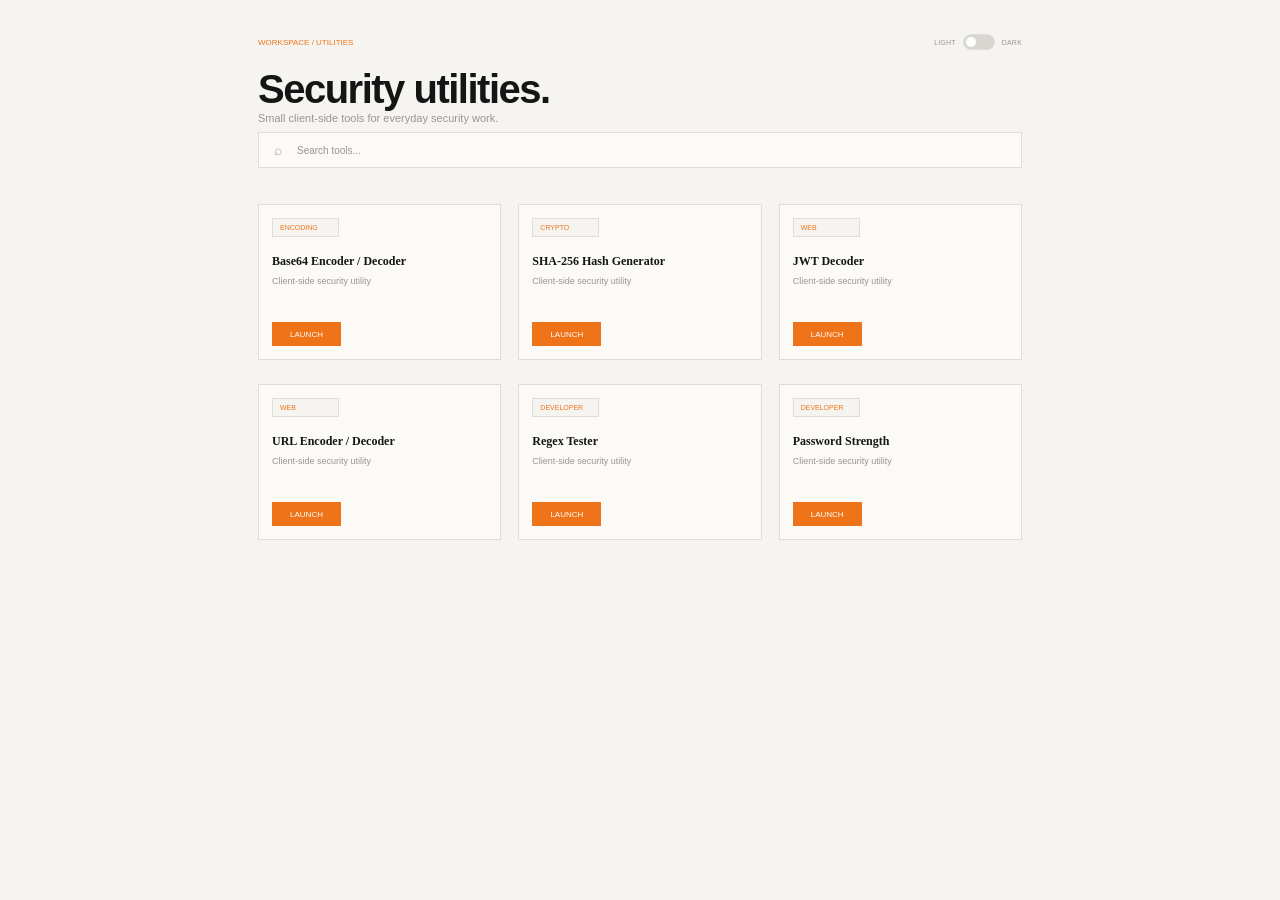
<file: index.html>
<!DOCTYPE html>
<html lang="en">

<head>
    <meta charset="UTF-8">

    <meta
        name="viewport"
        content="width=device-width, initial-scale=1.0"
    >

    <title>Security Utilities</title>

    
    <link rel="stylesheet" href="css/utilities.css">

</head>

<body>

    <main class="content">

        <div class="content-inner">

            <!-- =====================================
                 TOP ROW
            ====================================== -->

            <div class="top-row">

                <div class="breadcrumb">
                    WORKSPACE / UTILITIES
                </div>

                <!-- LIGHT / DARK TOGGLE -->

                <div class="theme-toggle">

                    <span class="theme-text">
                        LIGHT
                    </span>

                    <label class="toggle-switch">

                        <input
                            type="checkbox"
                            id="themeToggle"
                        >

                        <span class="toggle-slider"></span>

                    </label>

                    <span class="theme-text">
                        DARK
                    </span>

                </div>

            </div>


            <!-- =====================================
                 TITLE
            ====================================== -->

            <h1 class="page-title">
                Security utilities.
            </h1>

            <p class="subtitle">
                Small client-side tools for everyday security work.
            </p>


            <!-- =====================================
                 SEARCH
            ====================================== -->

            <div class="search-box">

                <div class="search-icon">
                    ⌕
                </div>

                <input
                    type="text"
                    id="searchInput"
                    placeholder="Search tools..."
                    autocomplete="off"
                >

            </div>


            <!-- =====================================
                 TOOL GRID
            ====================================== -->

            <div
                class="tools-grid"
                id="toolsGrid"
            >

                <!-- BASE64 -->

                <div
                    class="tool-card"
                    data-name="Base64 Encoder Decoder"
                    data-category="encoding"
                >

                    <div class="category">
                        ENCODING
                    </div>

                    <div class="tool-title">
                        Base64 Encoder / Decoder
                    </div>

                    <div class="tool-description">
                        Client-side security utility
                    </div>

                    <button
                        class="launch-btn"
                        data-tool="base64"
                    >
                        LAUNCH
                    </button>

                </div>


                <!-- SHA-256 -->

                <div
                    class="tool-card"
                    data-name="SHA-256 Hash Generator"
                    data-category="crypto"
                >

                    <div class="category">
                        CRYPTO
                    </div>

                    <div class="tool-title">
                        SHA-256 Hash Generator
                    </div>

                    <div class="tool-description">
                        Client-side security utility
                    </div>

                    <button
                        class="launch-btn"
                        data-tool="sha256"
                    >
                        LAUNCH
                    </button>

                </div>


                <!-- JWT -->

                <div
                    class="tool-card"
                    data-name="JWT Decoder"
                    data-category="web"
                >

                    <div class="category">
                        WEB
                    </div>

                    <div class="tool-title">
                        JWT Decoder
                    </div>

                    <div class="tool-description">
                        Client-side security utility
                    </div>

                    <button
                        class="launch-btn"
                        data-tool="jwt"
                    >
                        LAUNCH
                    </button>

                </div>


                <!-- URL -->

                <div
                    class="tool-card"
                    data-name="URL Encoder Decoder"
                    data-category="web"
                >

                    <div class="category">
                        WEB
                    </div>

                    <div class="tool-title">
                        URL Encoder / Decoder
                    </div>

                    <div class="tool-description">
                        Client-side security utility
                    </div>

                    <button
                        class="launch-btn"
                        data-tool="url"
                    >
                        LAUNCH
                    </button>

                </div>


                <!-- REGEX -->

                <div
                    class="tool-card"
                    data-name="Regex Tester"
                    data-category="developer"
                >

                    <div class="category">
                        DEVELOPER
                    </div>

                    <div class="tool-title">
                        Regex Tester
                    </div>

                    <div class="tool-description">
                        Client-side security utility
                    </div>

                    <button
                        class="launch-btn"
                        data-tool="regex"
                    >
                        LAUNCH
                    </button>

                </div>


                <!-- PASSWORD -->

                <div
                    class="tool-card"
                    data-name="Password Strength"
                    data-category="developer"
                >

                    <div class="category">
                        DEVELOPER
                    </div>

                    <div class="tool-title">
                        Password Strength
                    </div>

                    <div class="tool-description">
                        Client-side security utility
                    </div>

                    <button
                        class="launch-btn"
                        data-tool="password"
                    >
                        LAUNCH
                    </button>

                </div>

            </div>

            <!-- NO RESULTS -->

            <div
                class="no-results"
                id="noResults"
            >
                No tools found.
            </div>

        </div>

    </main>


    <!-- =====================================
         TOOL MODAL
    ====================================== -->

    <div
        class="modal"
        id="toolModal"
    >

        <div class="modal-box">

            <button
                class="modal-close"
                id="modalClose"
                aria-label="Close"
            >
                ×
            </button>

            <div
                class="modal-title"
                id="modalTitle"
            ></div>

            <div
                class="modal-content"
                id="modalContent"
            ></div>

        </div>

    </div>


    <script src="js/utilities.js"></script>

</body>

</html>
</file>
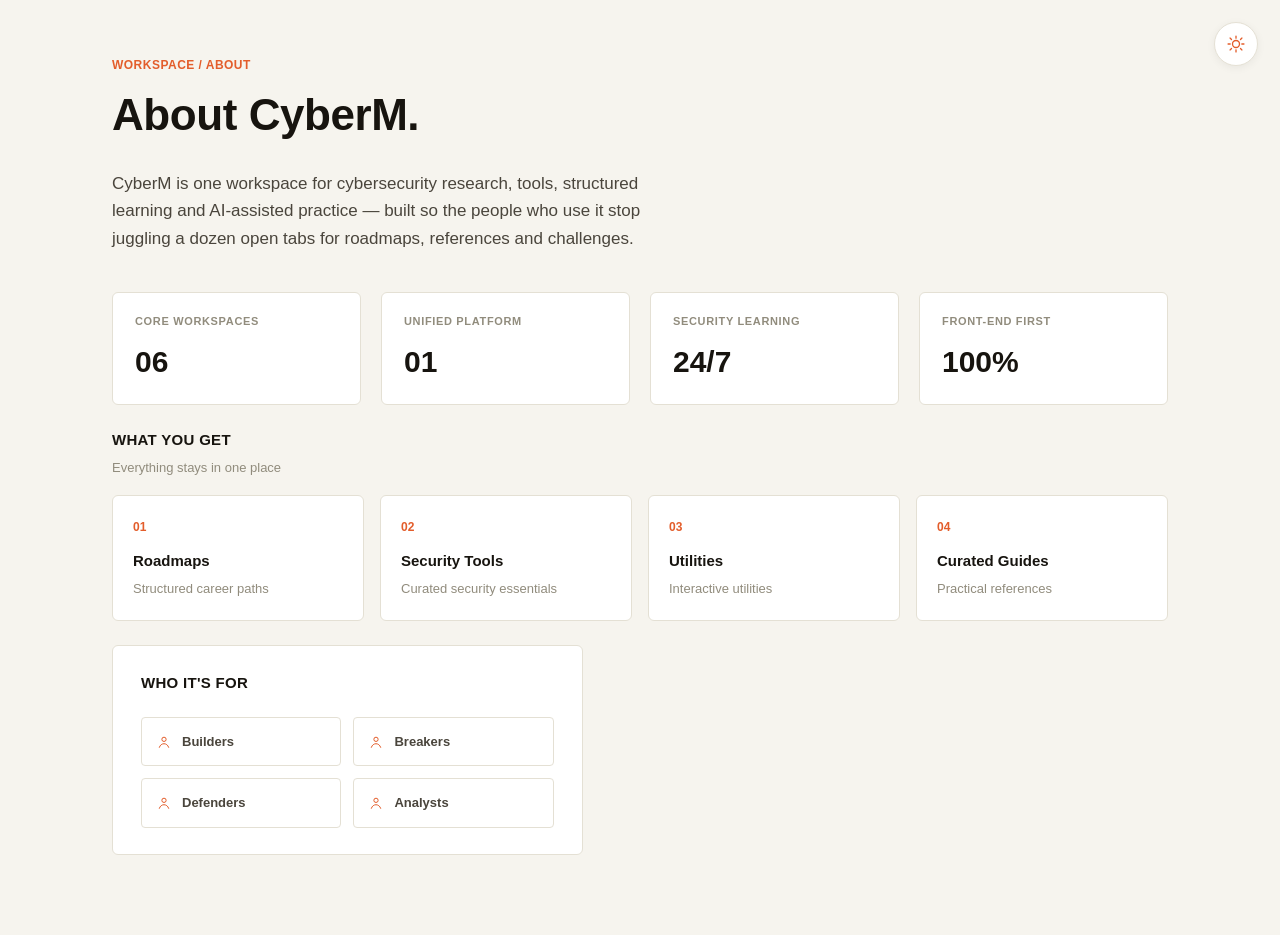
<file: about.html>
<!DOCTYPE html>
<html lang="en">
<head>
  <meta charset="UTF-8" />
  <meta name="viewport" content="width=device-width, initial-scale=1.0" />
  <title>About — CyberM</title>
  <link rel="stylesheet" href="css/global_style_about-profile.css" />
<html lang="en" data-theme="light">
<head>
  <meta charset="UTF-8" />
  <script>
    // Apply saved/system theme before first paint to avoid a flash.
    (function () {
      try {
        var saved = localStorage.getItem("cyberm-theme");
        var theme =
          saved ||
          (window.matchMedia && window.matchMedia("(prefers-color-scheme: dark)").matches
            ? "dark"
            : "light");
        document.documentElement.setAttribute("data-theme", theme);
      } catch (e) {}
    })();
  </script>
  <meta name="viewport" content="width=device-width, initial-scale=1.0" />
  <title>About — CyberM</title>
  <link rel="stylesheet" href="css/about.css" />
</head>
<body>
  <div class="site">
    <button
      type="button"
      class="theme-toggle"
      id="theme-toggle"
      aria-label="Switch to dark theme"
      aria-pressed="false"
    >
      <svg class="icon icon-sun" viewBox="0 0 24 24" fill="none" xmlns="http://www.w3.org/2000/svg" aria-hidden="true">
        <circle cx="12" cy="12" r="4.2" stroke="currentColor" stroke-width="1.6" />
        <g stroke="currentColor" stroke-width="1.6" stroke-linecap="round">
          <line x1="12" y1="2.5" x2="12" y2="5" />
          <line x1="12" y1="19" x2="12" y2="21.5" />
          <line x1="2.5" y1="12" x2="5" y2="12" />
          <line x1="19" y1="12" x2="21.5" y2="12" />
          <line x1="4.9" y1="4.9" x2="6.6" y2="6.6" />
          <line x1="17.4" y1="17.4" x2="19.1" y2="19.1" />
          <line x1="4.9" y1="19.1" x2="6.6" y2="17.4" />
          <line x1="17.4" y1="6.6" x2="19.1" y2="4.9" />
        </g>
      </svg>
      <svg class="icon icon-moon" viewBox="0 0 24 24" fill="none" xmlns="http://www.w3.org/2000/svg" aria-hidden="true">
        <path
          d="M20 14.5A8.5 8.5 0 1 1 9.5 4a6.8 6.8 0 0 0 10.5 10.5z"
          fill="currentColor"
        />
      </svg>
    </button>

    <!-- Shared navbar mounts here once it exists. Left empty for now. -->
    <header id="app-header"></header>

    <main class="about-page" id="page-about">
      <div class="container">
        <p class="breadcrumb">WORKSPACE / ABOUT</p>
        <h1 class="page-title">About CyberM.</h1>
        <p class="about-lead" id="about-lead"></p>

        <!-- Platform stats -->
        <section class="stat-grid about-section" id="about-stat-grid" aria-label="Platform stats"></section>

        <!-- What you get -->
        <section class="about-section" aria-label="What CyberM offers">
          <div class="about-section-head">
            <h2 class="about-section-title">What you get</h2>
            <p class="about-section-subtitle">Everything stays in one place</p>
          </div>
          <div class="feature-grid" id="feature-grid"></div>
        </section>

        <!-- Who it's for + team -->
        <section class="about-grid">
          <div class="card panel" aria-label="Who CyberM is for">
            <div class="panel-header">
              <h3 class="panel-title">Who it's for</h3>
            </div>
            <div class="badge-grid" id="audience-grid"></div>
          </div>

          
        </section>
      </div>
    </main>
  </div>

  <script src="js/global_about_profile.js"></script>
  <script src="js/about.js"></script>
</body>
</html>
</file>
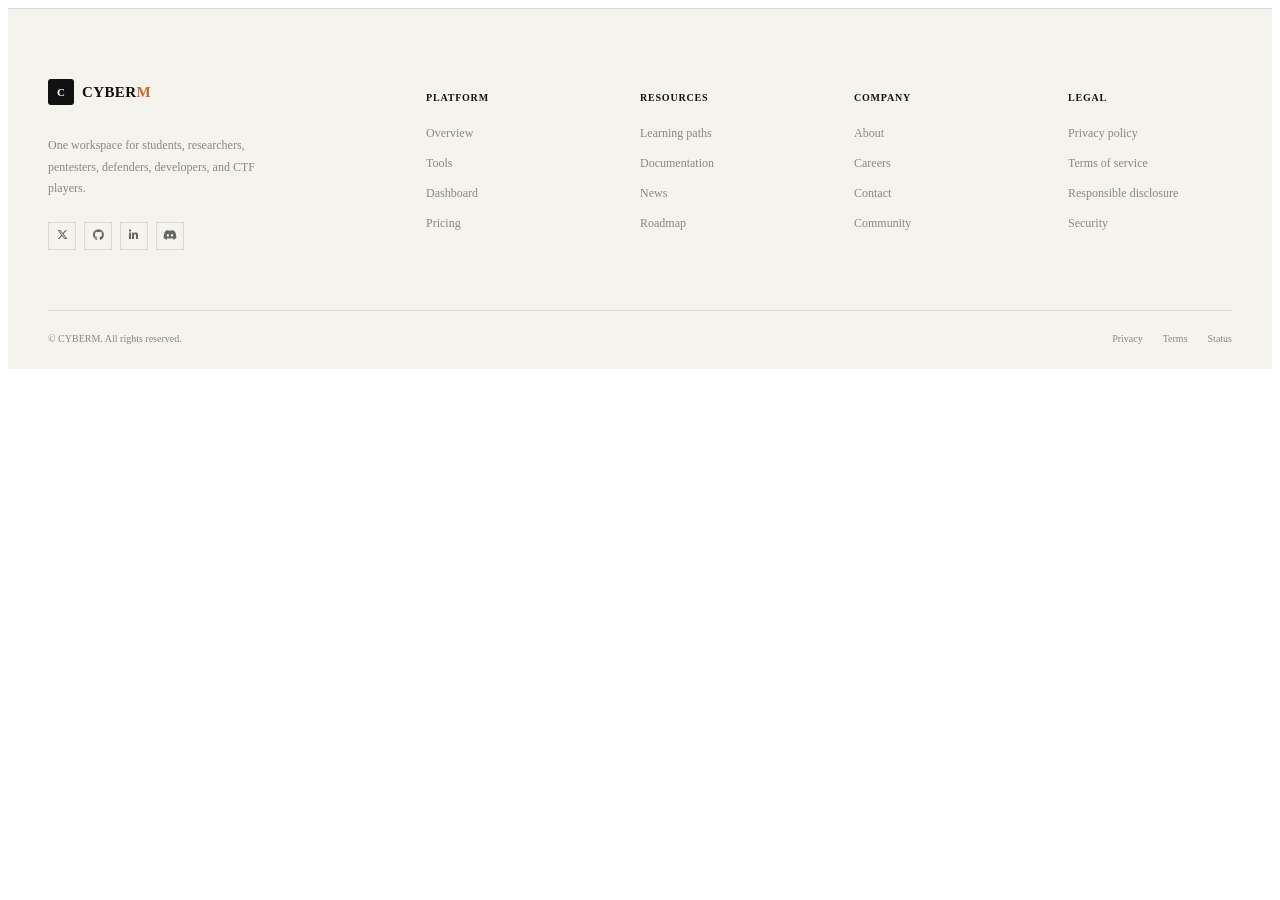
<file: footer.html>
<!DOCTYPE html>
<html lang="en" data-theme="light">

<head>
    <meta charset="UTF-8">
    <meta name="viewport" content="width=device-width, initial-scale=1.0">

    <title>CYBERM Footer</title>

    <!-- Link External CSS -->
    <link rel="stylesheet" href="css/footer.css">

    <!-- Font Awesome Icons -->
    <link rel="stylesheet"
        href="https://cdnjs.cloudflare.com/ajax/libs/font-awesome/6.5.1/css/all.min.css">

</head>


<body>


    <!-- =========================
         CYBERM FOOTER
    ========================== -->

    <footer class="site-footer">

        <div class="footer-container">


            <!-- =========================
                 MAIN FOOTER CONTENT
            ========================== -->

            <div class="footer-main">


                <!-- Brand Section -->

                <div class="footer-brand">

                    <a href="index.html" class="footer-logo">

                        <span class="logo-icon">C</span>

                        <span class="logo-text">
                            CYBER<span>M</span>
                        </span>

                    </a>


                    <p>
                        One workspace for students, researchers,
                        pentesters, defenders, developers, and CTF players.
                    </p>


                    <!-- Social Media Links -->

                    <div class="social-links">

                        <a href="#" aria-label="X Twitter">
                            <i class="fa-brands fa-x-twitter"></i>
                        </a>

                        <a href="#" aria-label="GitHub">
                            <i class="fa-brands fa-github"></i>
                        </a>

                        <a href="#" aria-label="LinkedIn">
                            <i class="fa-brands fa-linkedin-in"></i>
                        </a>

                        <a href="#" aria-label="Discord">
                            <i class="fa-brands fa-discord"></i>
                        </a>

                    </div>

                </div>


                <!-- =========================
                     PLATFORM
                ========================== -->

                <div class="footer-column">

                    <h4>PLATFORM</h4>

                    <ul>

                        <li>
                            <a href="index.html">Overview</a>
                        </li>

                        <li>
                            <a href="tools.html">Tools</a>
                        </li>

                        <li>
                            <a href="dashboard.html">Dashboard</a>
                        </li>

                        <li>
                            <a href="#pricing">Pricing</a>
                        </li>

                    </ul>

                </div>


                <!-- =========================
                     RESOURCES
                ========================== -->

                <div class="footer-column">

                    <h4>RESOURCES</h4>

                    <ul>

                        <li>
                            <a href="resources.html">Learning paths</a>
                        </li>

                        <li>
                            <a href="#documentation">Documentation</a>
                        </li>

                        <li>
                            <a href="news.html">News</a>
                        </li>

                        <li>
                            <a href="roadmap.html">Roadmap</a>
                        </li>

                    </ul>

                </div>


                <!-- =========================
                     COMPANY
                ========================== -->

                <div class="footer-column">

                    <h4>COMPANY</h4>

                    <ul>

                        <li>
                            <a href="about.html">About</a>
                        </li>

                        <li>
                            <a href="#careers">Careers</a>
                        </li>

                        <li>
                            <a href="about.html#contact">Contact</a>
                        </li>

                        <li>
                            <a href="#community">Community</a>
                        </li>

                    </ul>

                </div>


                <!-- =========================
                     LEGAL
                ========================== -->

                <div class="footer-column">

                    <h4>LEGAL</h4>

                    <ul>

                        <li>
                            <a href="#privacy">Privacy policy</a>
                        </li>

                        <li>
                            <a href="#terms">Terms of service</a>
                        </li>

                        <li>
                            <a href="#disclosure">Responsible disclosure</a>
                        </li>

                        <li>
                            <a href="#security">Security</a>
                        </li>

                    </ul>

                </div>


            </div>


            <!-- =========================
                 FOOTER BOTTOM
            ========================== -->

            <div class="footer-bottom">


                <p>
                    © <span id="currentYear"></span>
                    CYBERM. All rights reserved.
                </p>


                <div class="footer-bottom-links">

                    <a href="#privacy">Privacy</a>

                    <a href="#terms">Terms</a>

                    <a href="#status">Status</a>

                </div>


            </div>


        </div>

    </footer>


    <!-- Link External JavaScript -->
    <script src="js/footer.js"></script>


</body>

</html>
</file>
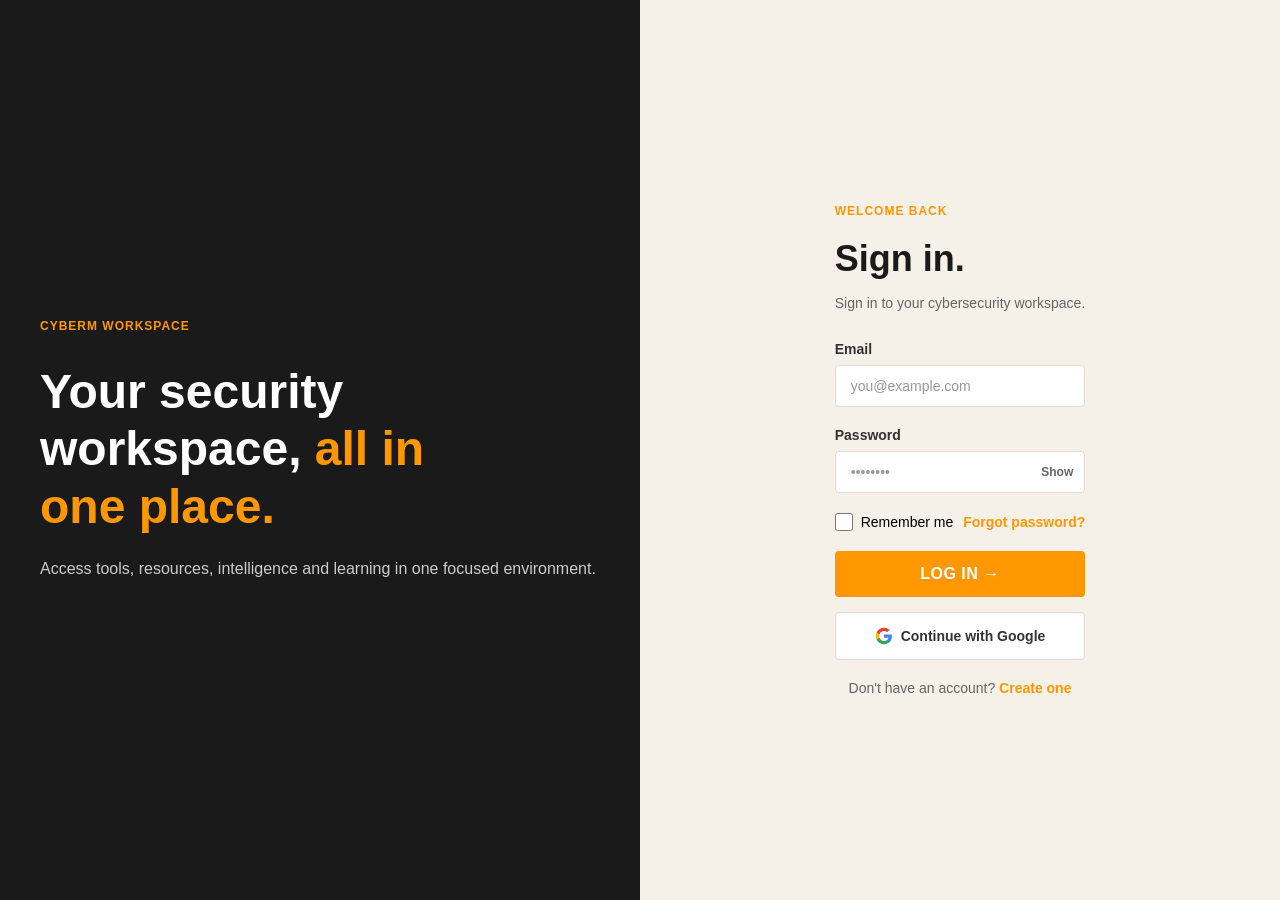
<file: login.html>
<!DOCTYPE html>
<html lang="en">
<head>
  <meta charset="UTF-8">
  <meta name="viewport" content="width=device-width, initial-scale=1.0">
  <title>Cyberm Workspace - Log In</title>
  <link rel="stylesheet" href="css/login_signup_global_style.css">
  <link rel="stylesheet" href="css/login.css">
</head>
<body>
  <div class="container">
    <!-- Left Section -->
    <div class="left-section">
      <div>
        <div style="color: #ff9800; font-size: 12px; font-weight: 600; text-transform: uppercase; letter-spacing: 1px; margin-bottom: 30px;">
          Cyberm Workspace
        </div>
        <h1>Your security <br> workspace, <span class="highlight">all in<br> one place.</span></h1>
        <p>Access tools, resources, intelligence and learning in one focused environment.</p>
      </div>
    </div>

    <!-- Right Section -->
    <div class="right-section">
      <div class="login-container">
        <div class="login-header">Welcome back</div>
        <h2 class="login-title">Sign in.</h2>
        <p class="login-subtitle">Sign in to your cybersecurity workspace.</p>

        <form id="loginForm" class="login-form">
          <div class="form-group">
            <label for="email">Email</label>
            <input 
              type="email" 
              id="email" 
              name="email" 
              placeholder="you@example.com" 
              required
            >
          </div>

          <div class="form-group">
            <label for="password">Password</label>
            <input 
              type="password" 
              id="password" 
              name="password" 
              placeholder="••••••••" 
              required
            >
          </div>

          <div class="form-row">
            <label class="remember-me">
              <input type="checkbox" name="remember" id="remember">
              <span>Remember me</span>
            </label>
            <a href="#" class="forgot-password">Forgot password?</a>
          </div>

          <button type="submit" class="login-btn">Log in →</button>
        </form>

        <button class="google-btn" id="googleBtn">
          <svg viewBox="0 0 24 24" xmlns="http://www.w3.org/2000/svg">
            <path d="M22.56 12.25c0-.78-.07-1.53-.2-2.25H12v4.26h5.92c-.26 1.37-1.04 2.53-2.21 3.31v2.77h3.57c2.08-1.92 3.28-4.74 3.28-8.09z" fill="#4285F4"/>
            <path d="M12 23c2.97 0 5.46-.98 7.28-2.66l-3.57-2.77c-.98.66-2.23 1.06-3.71 1.06-2.86 0-5.29-1.93-6.16-4.53H2.18v2.84C3.99 20.53 7.7 23 12 23z" fill="#34A853"/>
            <path d="M5.84 14.09c-.22-.66-.35-1.36-.35-2.09s.13-1.43.35-2.09V7.07H2.18C1.43 8.55 1 10.22 1 12s.43 3.45 1.18 4.93l2.85-2.22.81-.62z" fill="#FBBC05"/>
            <path d="M12 5.38c1.62 0 3.06.56 4.21 1.64l3.15-3.15C17.45 2.09 14.97 1 12 1 7.7 1 3.99 3.47 2.18 7.07l3.66 2.84c.87-2.6 3.3-4.53 6.16-4.53z" fill="#EA4335"/>
          </svg>
          Continue with Google
        </button>

        <div class="signup-link">
          Don't have an account? <a href="signup.html">Create one</a>
        </div>
      </div>
    </div>
  </div>

  <script src="js/login.js"></script>
</body>
</html>
</file>
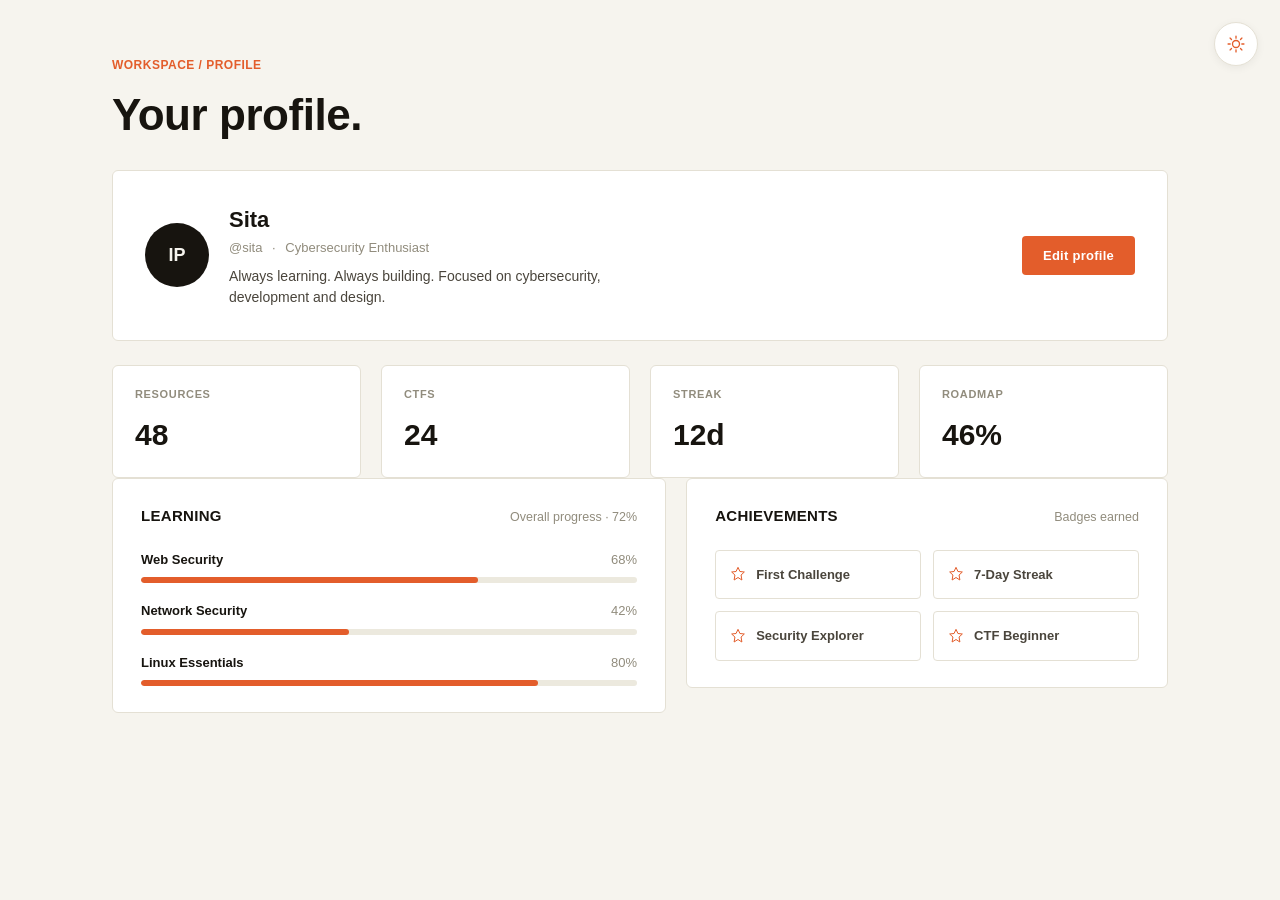
<file: profile.html>
<!DOCTYPE html>
<html lang="en">
<head>
  <meta charset="UTF-8" />
  <meta name="viewport" content="width=device-width, initial-scale=1.0" />
  <title>Your Profile — CyberM</title>
  <link rel="stylesheet" href="css/global_style_about-profile.css" />
<html lang="en" data-theme="light">
<head>
  <meta charset="UTF-8" />
  <script>
    // Apply saved/system theme before first paint to avoid a flash.
    (function () {
      try {
        var saved = localStorage.getItem("cyberm-theme");
        var theme =
          saved ||
          (window.matchMedia && window.matchMedia("(prefers-color-scheme: dark)").matches
            ? "dark"
            : "light");
        document.documentElement.setAttribute("data-theme", theme);
      } catch (e) {}
    })();
  </script>
  <meta name="viewport" content="width=device-width, initial-scale=1.0" />
  <title>Your Profile — CyberM</title>
  <link rel="stylesheet" href="css/profile.css" />
</head>
<body>
  <div class="site">
    <button
      type="button"
      class="theme-toggle"
      id="theme-toggle"
      aria-label="Switch to dark theme"
      aria-pressed="false"
    >
      <svg class="icon icon-sun" viewBox="0 0 24 24" fill="none" xmlns="http://www.w3.org/2000/svg" aria-hidden="true">
        <circle cx="12" cy="12" r="4.2" stroke="currentColor" stroke-width="1.6" />
        <g stroke="currentColor" stroke-width="1.6" stroke-linecap="round">
          <line x1="12" y1="2.5" x2="12" y2="5" />
          <line x1="12" y1="19" x2="12" y2="21.5" />
          <line x1="2.5" y1="12" x2="5" y2="12" />
          <line x1="19" y1="12" x2="21.5" y2="12" />
          <line x1="4.9" y1="4.9" x2="6.6" y2="6.6" />
          <line x1="17.4" y1="17.4" x2="19.1" y2="19.1" />
          <line x1="4.9" y1="19.1" x2="6.6" y2="17.4" />
          <line x1="17.4" y1="6.6" x2="19.1" y2="4.9" />
        </g>
      </svg>
      <svg class="icon icon-moon" viewBox="0 0 24 24" fill="none" xmlns="http://www.w3.org/2000/svg" aria-hidden="true">
        <path
          d="M20 14.5A8.5 8.5 0 1 1 9.5 4a6.8 6.8 0 0 0 10.5 10.5z"
          fill="currentColor"
        />
      </svg>
    </button>

    <!-- Shared navbar mounts here once it exists. Left empty for now. -->
    <header id="app-header"></header>

    <main class="profile-page" id="page-profile">
      <div class="container">
        <p class="breadcrumb">WORKSPACE / PROFILE</p>
        <h1 class="page-title">Your profile.</h1>

        <!-- Identity -->
        <section class="card profile-card" aria-label="Profile identity">
          <div class="profile-identity">
            <div class="profile-avatar" id="profile-avatar" aria-hidden="true"></div>
            <div>
              <h2 class="profile-name" id="profile-name"></h2>
              <p class="profile-meta">
                <span id="profile-handle"></span>
                <span class="dot">·</span>
                <span id="profile-tagline"></span>
              </p>
              <p class="profile-bio" id="profile-bio"></p>
            </div>
          </div>
          <button type="button" class="btn btn-primary" id="edit-profile-btn">
            Edit profile
          </button>
        </section>

        <!-- Stats -->
        <section class="stat-grid" id="stat-grid" aria-label="Profile stats"></section>

        <!-- Learning + achievements -->
        <section class="detail-grid">
          <div class="card panel" aria-label="Learning progress">
            <div class="panel-header">
              <h3 class="panel-title">Learning</h3>
              <p class="panel-subtitle" id="learning-subtitle"></p>
            </div>
            <div class="skill-list" id="skill-list"></div>
          </div>

          <div class="card panel" aria-label="Achievements">
            <div class="panel-header">
              <h3 class="panel-title">Achievements</h3>
              <p class="panel-subtitle">Badges earned</p>
            </div>
            <div class="badge-grid" id="badge-grid"></div>
          </div>
        </section>
      </div>
    </main>

    <!-- Edit profile modal -->
    <div class="modal-overlay" id="edit-profile-overlay" hidden>
      <div class="modal" role="dialog" aria-modal="true" aria-labelledby="edit-profile-title">
        <div class="modal-header">
          <h2 id="edit-profile-title">Edit profile</h2>
          <button type="button" class="modal-close" id="edit-profile-close" aria-label="Close">&times;</button>
        </div>
        <form class="modal-form" id="edit-profile-form">
          <div class="field">
            <label class="field-label" for="field-name">Name</label>
            <input type="text" id="field-name" required />
          </div>
          <div class="field">
            <label class="field-label" for="field-handle">Handle</label>
            <div class="field-prefix">
              <span>@</span>
              <input type="text" id="field-handle" required />
            </div>
          </div>
          <div class="field">
            <label class="field-label" for="field-tagline">Tagline</label>
            <input type="text" id="field-tagline" maxlength="60" />
          </div>
          <div class="field">
            <label class="field-label" for="field-bio">Bio</label>
            <textarea id="field-bio" rows="3" maxlength="200"></textarea>
          </div>
          <div class="modal-actions">
            <button type="button" class="btn btn-outline" id="edit-profile-cancel">Cancel</button>
            <button type="submit" class="btn btn-primary">Save changes</button>
          </div>
        </form>
      </div>
    </div>
  </div>

  <script src="js/global_about_profile.js"></script>
  <script src="js/profile.js"></script>
</body>
</html>
</file>
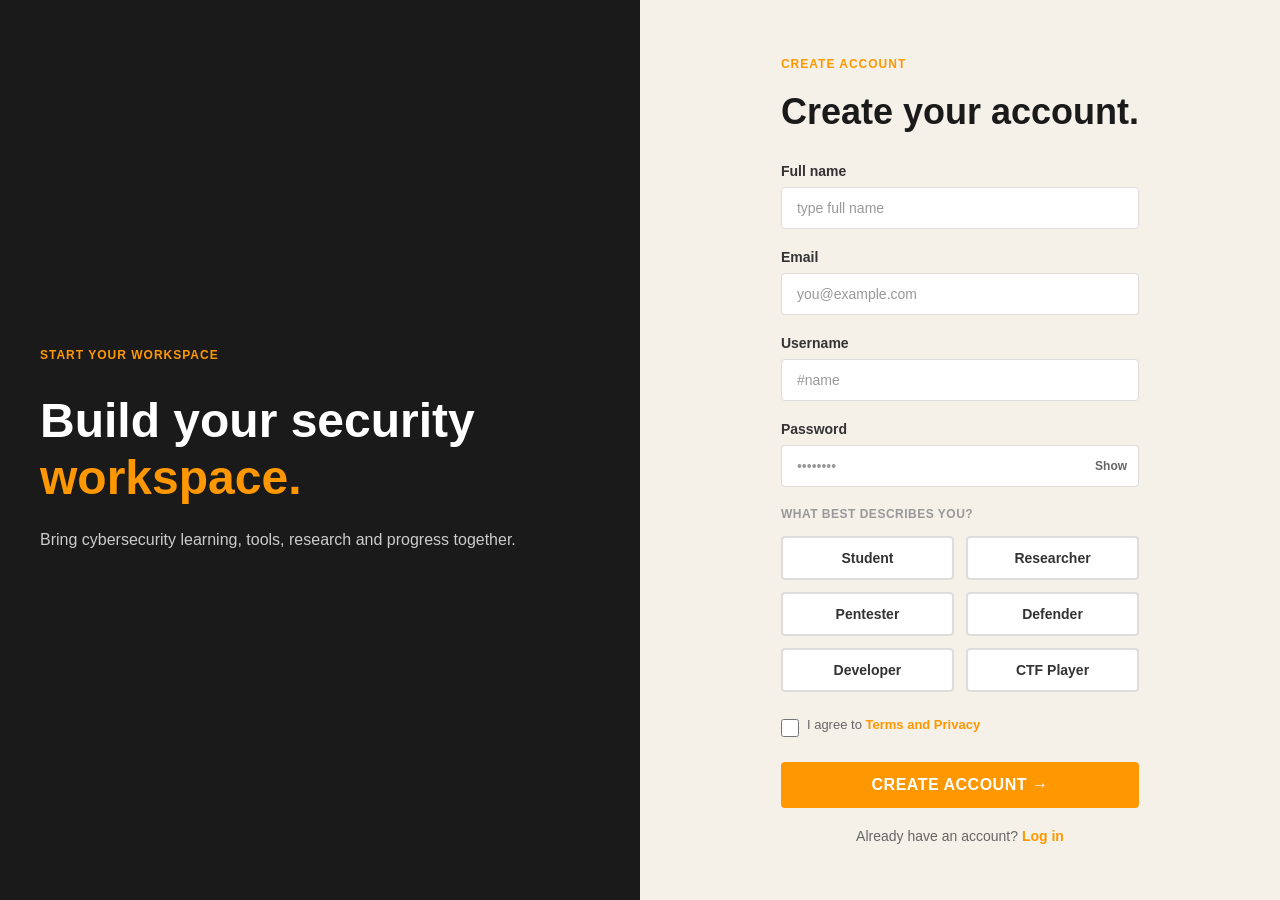
<file: signup.html>
<!DOCTYPE html>
<html lang="en">
<head>
  <meta charset="UTF-8">
  <meta name="viewport" content="width=device-width, initial-scale=1.0">
  <title>Cyberm Workspace - Create Account</title>
  <link rel="stylesheet" href="css/login_signup_global_style.css">
  <link rel="stylesheet" href="css/signup.css">
</head>
<body>
  <div class="container">
    <!-- Left Section -->
    <div class="left-section">
      <div>
        <div style="color: #ff9800; font-size: 12px; font-weight: 600; text-transform: uppercase; letter-spacing: 1px; margin-bottom: 30px;">
          Start your workspace
        </div>
        <h1>Build your security <br> <span class="highlight">workspace.</span></h1>
        <p>Bring cybersecurity learning, tools, research and progress together.</p>
      </div>
    </div>

    <!-- Right Section -->
    <div class="right-section">
      <div class="signup-container">
        <div class="signup-header">Create account</div>
        <h2 class="signup-title">Create your account.</h2>

        <form id="signupForm" class="signup-form">
          <div class="form-group">
            <label for="fullname">Full name</label>
            <input 
              type="text" 
              id="fullname" 
              name="fullname" 
              placeholder="type full name" 
              required
            >
          </div>

          <div class="form-group">
            <label for="email">Email</label>
            <input 
              type="email" 
              id="email" 
              name="email" 
              placeholder="you@example.com" 
              required
            >
          </div>

          <div class="form-group">
            <label for="username">Username</label>
            <input 
              type="text" 
              id="username" 
              name="username" 
              placeholder="#name" 
              required
            >
          </div>

          <div class="form-group">
            <label for="password">Password</label>
            <input 
              type="password" 
              id="password" 
              name="password" 
              placeholder="••••••••" 
              required
            >
          </div>

          <div class="role-selection">
            <label class="role-label">What best describes you?</label>
            <div class="role-buttons">
              <button type="button" class="role-btn" data-role="student">Student</button>
              <button type="button" class="role-btn" data-role="researcher">Researcher</button>
              <button type="button" class="role-btn" data-role="pentester">Pentester</button>
              <button type="button" class="role-btn" data-role="defender">Defender</button>
              <button type="button" class="role-btn" data-role="developer">Developer</button>
              <button type="button" class="role-btn" data-role="ctf-player">CTF Player</button>
            </div>
          </div>

          <label class="terms-group">
            <input type="checkbox" id="terms" name="terms" required>
            <span>I agree to <a href="#">Terms and Privacy</a></span>
          </label>

          <button type="submit" class="signup-btn" id="signupBtn">Create account →</button>

          <div class="login-link">
            Already have an account? <a href="login.html">Log in</a>
          </div>
        </form>
      </div>
    </div>
  </div>

  <script src="js/signup.js"></script>
</body>
</html>
</file>
<file: css/utilities.css>
/* =========================================
   RESET
========================================= */

* {
    margin: 0;
    padding: 0;
    box-sizing: border-box;
}


/* =========================================
   THEME VARIABLES
========================================= */

:root {

    --page-bg: #f5f4f0;

    --card-bg: #fbfaf7;

    --input-bg: #fbfaf7;

    --text: #151515;

    --muted: #999690;

    --border: #deddd8;

    --orange: #ef7419;

    --orange-hover: #d9600c;

}


/* DARK THEME */

body.dark {

    --page-bg: #181818;

    --card-bg: #222222;

    --input-bg: #222222;

    --text: #f5f4f0;

    --muted: #aaa7a0;

    --border: #3d3d3d;

}


/* =========================================
   BODY
========================================= */

body {

    font-family:
        Arial,
        Helvetica,
        sans-serif;

    background: var(--page-bg);

    color: var(--text);

    min-height: 100vh;

    transition:
        background 0.25s ease,
        color 0.25s ease;

}


/* =========================================
   CONTENT
========================================= */

.content {

    width: 100%;

    min-height: 100vh;

    padding:
        34px
        30px
        50px;

}


.content-inner {

    width: 100%;

    max-width: 764px;

    margin: 0 auto;

}


/* =========================================
   TOP ROW
========================================= */

.top-row {

    width: 100%;

    display: flex;

    align-items: center;

    justify-content: space-between;

    margin-bottom: 19px;

}


/* =========================================
   BREADCRUMB
========================================= */

.breadcrumb {

    color: var(--orange);

    font-size: 8px;

    font-weight: 400;

}


/* =========================================
   THEME TOGGLE
========================================= */

.theme-toggle {

    display: flex;

    align-items: center;

    gap: 7px;

}


.theme-text {

    color: var(--muted);

    font-size: 7px;

    letter-spacing: 0.2px;

}


/* Toggle container */

.toggle-switch {

    position: relative;

    display: inline-block;

    width: 32px;

    height: 16px;

}


/* Hide checkbox */

.toggle-switch input {

    opacity: 0;

    width: 0;

    height: 0;

}


/* Toggle background */

.toggle-slider {

    position: absolute;

    inset: 0;

    cursor: pointer;

    background: #d8d6d0;

    border: 1px solid var(--border);

    border-radius: 20px;

    transition: 0.25s;

}


/* Toggle circle */

.toggle-slider::before {

    content: "";

    position: absolute;

    width: 10px;

    height: 10px;

    left: 2px;

    top: 2px;

    background: white;

    border-radius: 50%;

    transition: 0.25s;

}


/* Checked */

.toggle-switch input:checked
+ .toggle-slider {

    background: var(--orange);

}


/* Move circle */

.toggle-switch input:checked
+ .toggle-slider::before {

    transform:
        translateX(16px);

}


/* =========================================
   PAGE TITLE
========================================= */

.page-title {

    font-size: 40px;

    line-height: 1;

    font-weight: 700;

    letter-spacing: -1.5px;

    margin-bottom: 3px;

}


.subtitle {

    color: var(--muted);

    font-size: 11px;

    margin-bottom: 8px;

}


/* =========================================
   SEARCH
========================================= */

.search-box {

    height: 36px;

    width: 100%;

    border: 1px solid var(--border);

    background: var(--input-bg);

    display: flex;

    align-items: center;

    margin-bottom: 36px;

    transition:
        background 0.25s ease,
        border-color 0.25s ease;

}


.search-icon {

    width: 40px;

    text-align: center;

    color: #aaa69f;

    font-size: 14px;

}


.search-box input {

    border: none;

    outline: none;

    background: transparent;

    width: 100%;

    height: 100%;

    padding-right: 10px;

    font-size: 10px;

    color: var(--text);

}


.search-box input::placeholder {

    color: var(--muted);

}


/* =========================================
   TOOL GRID
========================================= */

.tools-grid {

    display: grid;

    grid-template-columns:
        repeat(3, 1fr);

    gap:
        24px
        17px;

}


/* =========================================
   TOOL CARD
========================================= */

.tool-card {

    height: 156px;

    background: var(--card-bg);

    border: 1px solid var(--border);

    padding: 13px;

    display: flex;

    flex-direction: column;

    transition:
        background 0.25s ease,
        border-color 0.25s ease;

}


.tool-card:hover {

    border-color: #c9c7c1;

}


/* =========================================
   CATEGORY
========================================= */

.category {

    display: inline-flex;

    align-items: center;

    width: fit-content;

    min-width: 67px;

    height: 19px;

    padding: 0 7px;

    border: 1px solid var(--border);

    background: var(--page-bg);

    color: var(--orange);

    font-size: 7px;

    text-transform: uppercase;

}


/* =========================================
   TOOL TITLE
========================================= */

.tool-title {

    font-family:
        Georgia,
        "Times New Roman",
        serif;

    font-size: 12px;

    font-weight: 700;

    margin-top: 17px;

    margin-bottom: 7px;

}


/* =========================================
   DESCRIPTION
========================================= */

.tool-description {

    color: var(--muted);

    font-size: 9px;

}


/* =========================================
   LAUNCH BUTTON
========================================= */

.launch-btn {

    margin-top: auto;

    width: 69px;

    height: 24px;

    border: none;

    background: var(--orange);

    color: white;

    font-size: 8px;

    cursor: pointer;

    transition:
        background 0.2s ease,
        transform 0.1s ease;

}


.launch-btn:hover {

    background:
        var(--orange-hover);

}


.launch-btn:active {

    transform:
        translateY(1px);

}


/* =========================================
   NO RESULTS
========================================= */

.no-results {

    display: none;

    text-align: center;

    color: var(--muted);

    font-size: 11px;

    padding: 30px;

}


.no-results.show {

    display: block;

}


/* =========================================
   MODAL
========================================= */

.modal {

    position: fixed;

    inset: 0;

    display: none;

    align-items: center;

    justify-content: center;

    background:
        rgba(0, 0, 0, 0.45);

    z-index: 1000;

}


.modal.open {

    display: flex;

}


/* =========================================
   MODAL BOX
========================================= */

.modal-box {

    position: relative;

    width: 500px;

    max-width: 90%;

    max-height: 85vh;

    overflow-y: auto;

    padding: 28px;

    background: var(--card-bg);

    border: 1px solid var(--border);

    box-shadow:
        0 10px 40px
        rgba(0, 0, 0, 0.18);

}


/* =========================================
   MODAL CLOSE
========================================= */

.modal-close {

    position: absolute;

    top: 10px;

    right: 13px;

    border: none;

    background: transparent;

    color: var(--muted);

    font-size: 25px;

    line-height: 1;

    cursor: pointer;

}


.modal-close:hover {

    color: var(--text);

}


/* =========================================
   MODAL TITLE
========================================= */

.modal-title {

    font-family:
        Georgia,
        "Times New Roman",
        serif;

    font-size: 18px;

    font-weight: 700;

    margin-bottom: 20px;

}


/* =========================================
   TOOL INPUT
========================================= */

.tool-input {

    width: 100%;

    min-height: 100px;

    padding: 12px;

    resize: vertical;

    border: 1px solid var(--border);

    outline: none;

    background: var(--page-bg);

    color: var(--text);

    font-family:
        Arial,
        Helvetica,
        sans-serif;

    font-size: 11px;

}


.tool-single-input {

    min-height: 40px;

    height: 40px;

    resize: none;

}


/* =========================================
   TOOL ACTIONS
========================================= */

.tool-actions {

    display: flex;

    gap: 10px;

    margin-top: 12px;

    margin-bottom: 15px;

}


.tool-action-button {

    height: 30px;

    padding:
        0
        15px;

    border: none;

    background: var(--orange);

    color: white;

    font-size: 8px;

    cursor: pointer;

}


.tool-action-button:hover {

    background:
        var(--orange-hover);

}


/* =========================================
   TOOL OUTPUT
========================================= */

.tool-output {

    min-height: 70px;

    padding: 12px;

    border: 1px solid var(--border);

    background: var(--page-bg);

    color: var(--text);

    font-family:
        "Courier New",
        monospace;

    font-size: 10px;

    white-space: pre-wrap;

    word-break: break-word;

}


/* =========================================
   TABLET
========================================= */

@media (max-width: 850px) {

    .tools-grid {

        grid-template-columns:
            repeat(2, 1fr);

    }

}


/* =========================================
   MOBILE
========================================= */

@media (max-width: 600px) {

    .content {

        padding:
            25px
            15px;

    }


    .page-title {

        font-size: 32px;

    }


    .tools-grid {

        grid-template-columns: 1fr;

    }


    .tool-card {

        height: 150px;

    }


    .top-row {

        align-items: flex-start;

    }

}
</file>
<file: css/global_style_about-profile.css>
/* =========================================================
   CYBERM — Shared base styles & design tokens
   Used by every page. Page-specific styles live in their
   own file (e.g. profile.css) and are loaded after this one.
   ========================================================= */

:root {
  /* Color */
  --color-bg:        #f6f4ee;
  --color-surface:    #ffffff;
  --color-ink:        #17140f;
  --color-ink-soft:    #4a453c;
  --color-muted:      #918c7d;
  --color-border:      #e4e0d4;
  --color-border-soft:  #ece9de;
  --color-accent:      #e35d2b;
  --color-accent-ink:   #ffffff;
  --color-track:      #ece9de;

  /* Type */
  --font-body: -apple-system, "Segoe UI", Roboto, Helvetica, Arial, sans-serif;
  --font-display: "Georgia", "Times New Roman", serif;

  /* Layout */
  --radius-sm: 4px;
  --radius-md: 6px;
  --container-width: 1120px;
  --gutter: 32px;
}

*,
*::before,
*::after {
  box-sizing: border-box;
}

html {
  -webkit-text-size-adjust: 100%;
}

body {
  margin: 0;
  background: var(--color-bg);
  color: var(--color-ink);
  font-family: var(--font-body);
  font-size: 15px;
  line-height: 1.5;
  -webkit-font-smoothing: antialiased;
}

img, svg {
  display: block;
  max-width: 100%;
}

a {
  color: inherit;
  text-decoration: none;
}

button {
  font-family: inherit;
}

ul {
  margin: 0;
  padding: 0;
  list-style: none;
}

/* ---------------------------------------------------------
   Shell — every page sits inside .site, with an optional
   #app-header slot at the top reserved for the shared navbar
   that will be dropped in once it exists.
   --------------------------------------------------------- */

.site {
  min-height: 100vh;
}

#app-header:empty {
  display: none;
}

.container {
  width: 100%;
  max-width: var(--container-width);
  margin: 0 auto;
  padding: 0 var(--gutter);
}

/* ---------------------------------------------------------
   Breadcrumb + page heading — reused across inner pages
   --------------------------------------------------------- */

.breadcrumb {
  font-size: 12px;
  font-weight: 600;
  letter-spacing: 0.04em;
  color: var(--color-accent);
  margin: 0 0 18px;
}

.page-title {
  font-family: var(--font-body);
  font-weight: 800;
  font-size: 44px;
  line-height: 1.05;
  letter-spacing: -0.01em;
  margin: 0 0 32px;
  color: var(--color-ink);
}

/* ---------------------------------------------------------
   Buttons
   --------------------------------------------------------- */

.btn {
  display: inline-flex;
  align-items: center;
  justify-content: center;
  gap: 8px;
  padding: 11px 20px;
  font-size: 13px;
  font-weight: 700;
  letter-spacing: 0.02em;
  border-radius: var(--radius-sm);
  border: 1px solid transparent;
  cursor: pointer;
  transition: background-color 120ms ease, border-color 120ms ease, color 120ms ease;
  white-space: nowrap;
}

.btn-primary {
  background: var(--color-accent);
  color: var(--color-accent-ink);
}

.btn-primary:hover {
  background: #c94f21;
}

.btn-outline {
  background: transparent;
  border-color: var(--color-ink);
  color: var(--color-ink);
}

.btn-outline:hover {
  background: var(--color-ink);
  color: var(--color-bg);
}

/* ---------------------------------------------------------
   Card primitive
   --------------------------------------------------------- */

.card {
  background: var(--color-surface);
  border: 1px solid var(--color-border);
  border-radius: var(--radius-md);
}

/* ---------------------------------------------------------
   Stat strip — used on profile + about
   --------------------------------------------------------- */

.stat-grid {
  display: grid;
  grid-template-columns: repeat(4, 1fr);
  gap: 20px;
}

.stat-card {
  padding: 20px 22px;
}

.stat-label {
  margin: 0 0 10px;
  font-size: 11px;
  font-weight: 700;
  letter-spacing: 0.06em;
  text-transform: uppercase;
  color: var(--color-muted);
}

.stat-value {
  margin: 0;
  font-size: 30px;
  font-weight: 800;
  color: var(--color-ink);
}

@media (max-width: 900px) {
  .stat-grid {
    grid-template-columns: 1fr 1fr;
  }
}

/* ---------------------------------------------------------
   Panel — bordered content block with a header, used
   wherever a card needs a title + subtitle + body
   --------------------------------------------------------- */

.panel {
  padding: 26px 28px;
}

.panel-header {
  display: flex;
  align-items: baseline;
  justify-content: space-between;
  gap: 12px;
  margin-bottom: 22px;
}

.panel-title {
  margin: 0;
  font-size: 15px;
  font-weight: 800;
  letter-spacing: 0.02em;
  text-transform: uppercase;
}

.panel-subtitle {
  margin: 0;
  font-size: 12.5px;
  color: var(--color-muted);
}

/* ---------------------------------------------------------
   Badges — used for achievements (profile) and audience
   tags (about)
   --------------------------------------------------------- */

.badge-grid {
  display: grid;
  grid-template-columns: 1fr 1fr;
  gap: 12px;
}

.badge {
  display: flex;
  align-items: center;
  gap: 10px;
  padding: 14px 14px;
  border: 1px solid var(--color-border);
  border-radius: var(--radius-sm);
  font-size: 13px;
  font-weight: 600;
  color: var(--color-ink-soft);
}

.badge-icon {
  width: 16px;
  height: 16px;
  flex-shrink: 0;
  color: var(--color-accent);
}

.badge.is-locked {
  color: var(--color-muted);
  border-style: dashed;
}

.badge.is-locked .badge-icon {
  color: var(--color-muted);
}

/* ---------------------------------------------------------
   Modal — generic overlay + dialog, used for edit forms
   --------------------------------------------------------- */

.modal-overlay {
  position: fixed;
  inset: 0;
  background: rgba(23, 20, 15, 0.45);
  display: flex;
  align-items: center;
  justify-content: center;
  padding: 20px;
  z-index: 100;
}

.modal-overlay[hidden] {
  display: none;
}

.modal {
  width: 100%;
  max-width: 440px;
  max-height: calc(100vh - 40px);
  overflow-y: auto;
  background: var(--color-surface);
  border: 1px solid var(--color-border);
  border-radius: var(--radius-md);
  padding: 28px;
}

.modal-header {
  display: flex;
  align-items: center;
  justify-content: space-between;
  margin-bottom: 20px;
}

.modal-header h2 {
  margin: 0;
  font-size: 18px;
  font-weight: 800;
}

.modal-close {
  background: transparent;
  border: none;
  font-size: 20px;
  line-height: 1;
  color: var(--color-muted);
  cursor: pointer;
  padding: 4px;
}

.modal-close:hover {
  color: var(--color-ink);
}

.modal-form {
  display: flex;
  flex-direction: column;
  gap: 16px;
}

.field {
  display: flex;
  flex-direction: column;
  gap: 6px;
}

.field-label {
  font-size: 12.5px;
  font-weight: 700;
  color: var(--color-ink-soft);
}

.field input[type="text"],
.field textarea {
  font-family: inherit;
  font-size: 14px;
  padding: 10px 12px;
  border: 1px solid var(--color-border);
  border-radius: var(--radius-sm);
  background: var(--color-bg);
  color: var(--color-ink);
  resize: vertical;
}

.field input[type="text"]:focus,
.field textarea:focus {
  outline: none;
  border-color: var(--color-accent);
}

.field-prefix {
  display: flex;
  align-items: center;
  border: 1px solid var(--color-border);
  border-radius: var(--radius-sm);
  background: var(--color-bg);
  overflow: hidden;
}

.field-prefix span {
  padding: 10px 0 10px 12px;
  color: var(--color-muted);
  font-size: 14px;
}

.field-prefix input {
  border: none !important;
  background: transparent !important;
  flex: 1;
}

.modal-actions {
  display: flex;
  justify-content: flex-end;
  gap: 10px;
  margin-top: 4px;
}

/* ---------------------------------------------------------
   Focus visibility
   --------------------------------------------------------- */

a:focus-visible,
button:focus-visible,
[tabindex]:focus-visible {
  outline: 2px solid var(--color-accent);
  outline-offset: 2px;
}

@media (prefers-reduced-motion: reduce) {
  * {
    transition-duration: 0.001ms !important;
  }
}

/* ---------------------------------------------------------
   Responsive helpers
   --------------------------------------------------------- */

@media (max-width: 720px) {
  :root {
    --gutter: 20px;
  }

  .page-title {
    font-size: 32px;
  }
}
</file>
<file: css/about.css>
/* =========================================================
   CYBERM — About page styles
   Includes shared design tokens (colors, buttons, cards,
   stat grid, panels, badges, modal) plus about-page-specific
   layout. Self-contained — no other CSS file required.
   ========================================================= */

:root {
  /* Color */
  --color-bg:        #f6f4ee;
  --color-surface:    #ffffff;
  --color-ink:        #17140f;
  --color-ink-soft:    #4a453c;
  --color-muted:      #918c7d;
  --color-border:      #e4e0d4;
  --color-border-soft:  #ece9de;
  --color-accent:      #e35d2b;
  --color-accent-ink:   #ffffff;
  --color-track:      #ece9de;

  /* Type */
  --font-body: -apple-system, "Segoe UI", Roboto, Helvetica, Arial, sans-serif;
  --font-display: "Georgia", "Times New Roman", serif;

  /* Layout */
  --radius-sm: 4px;
  --radius-md: 6px;
  --container-width: 1120px;
  --gutter: 32px;
}

[data-theme="dark"] {
  --color-bg:        #14120e;
  --color-surface:    #1d1a15;
  --color-ink:        #f5f2ea;
  --color-ink-soft:    #cdc7b8;
  --color-muted:      #8f8878;
  --color-border:      #33302a;
  --color-border-soft:  #2a271f;
  --color-accent:      #ef6a35;
  --color-accent-ink:   #171410;
  --color-track:      #2f2b24;
}

*,
*::before,
*::after {
  box-sizing: border-box;
}

html {
  -webkit-text-size-adjust: 100%;
}

body {
  margin: 0;
  background: var(--color-bg);
  color: var(--color-ink);
  font-family: var(--font-body);
  font-size: 15px;
  line-height: 1.5;
  -webkit-font-smoothing: antialiased;
}

img, svg {
  display: block;
  max-width: 100%;
}

a {
  color: inherit;
  text-decoration: none;
}

button {
  font-family: inherit;
}

ul {
  margin: 0;
  padding: 0;
  list-style: none;
}

/* ---------------------------------------------------------
   Shell — every page sits inside .site, with an optional
   #app-header slot at the top reserved for the shared navbar
   that will be dropped in once it exists.
   --------------------------------------------------------- */

.site {
  min-height: 100vh;
}

#app-header:empty {
  display: none;
}

.container {
  width: 100%;
  max-width: var(--container-width);
  margin: 0 auto;
  padding: 0 var(--gutter);
}

/* ---------------------------------------------------------
   Breadcrumb + page heading — reused across inner pages
   --------------------------------------------------------- */

.breadcrumb {
  font-size: 12px;
  font-weight: 600;
  letter-spacing: 0.04em;
  color: var(--color-accent);
  margin: 0 0 18px;
}

.page-title {
  font-family: var(--font-body);
  font-weight: 800;
  font-size: 44px;
  line-height: 1.05;
  letter-spacing: -0.01em;
  margin: 0 0 32px;
  color: var(--color-ink);
}

/* ---------------------------------------------------------
   Buttons
   --------------------------------------------------------- */

.btn {
  display: inline-flex;
  align-items: center;
  justify-content: center;
  gap: 8px;
  padding: 11px 20px;
  font-size: 13px;
  font-weight: 700;
  letter-spacing: 0.02em;
  border-radius: var(--radius-sm);
  border: 1px solid transparent;
  cursor: pointer;
  transition: background-color 120ms ease, border-color 120ms ease, color 120ms ease;
  white-space: nowrap;
}

.btn-primary {
  background: var(--color-accent);
  color: var(--color-accent-ink);
}

.btn-primary:hover {
  background: #c94f21;
}

.btn-outline {
  background: transparent;
  border-color: var(--color-ink);
  color: var(--color-ink);
}

.btn-outline:hover {
  background: var(--color-ink);
  color: var(--color-bg);
}

/* ---------------------------------------------------------
   Card primitive
   --------------------------------------------------------- */

.card {
  background: var(--color-surface);
  border: 1px solid var(--color-border);
  border-radius: var(--radius-md);
}

/* ---------------------------------------------------------
   Stat strip — used on profile + about
   --------------------------------------------------------- */

.stat-grid {
  display: grid;
  grid-template-columns: repeat(4, 1fr);
  gap: 20px;
}

.stat-card {
  padding: 20px 22px;
}

.stat-label {
  margin: 0 0 10px;
  font-size: 11px;
  font-weight: 700;
  letter-spacing: 0.06em;
  text-transform: uppercase;
  color: var(--color-muted);
}

.stat-value {
  margin: 0;
  font-size: 30px;
  font-weight: 800;
  color: var(--color-ink);
}

@media (max-width: 900px) {
  .stat-grid {
    grid-template-columns: 1fr 1fr;
  }
}

/* ---------------------------------------------------------
   Panel — bordered content block with a header, used
   wherever a card needs a title + subtitle + body
   --------------------------------------------------------- */

.panel {
  padding: 26px 28px;
}

.panel-header {
  display: flex;
  align-items: baseline;
  justify-content: space-between;
  gap: 12px;
  margin-bottom: 22px;
}

.panel-title {
  margin: 0;
  font-size: 15px;
  font-weight: 800;
  letter-spacing: 0.02em;
  text-transform: uppercase;
}

.panel-subtitle {
  margin: 0;
  font-size: 12.5px;
  color: var(--color-muted);
}

/* ---------------------------------------------------------
   Badges — used for achievements (profile) and audience
   tags (about)
   --------------------------------------------------------- */

.badge-grid {
  display: grid;
  grid-template-columns: 1fr 1fr;
  gap: 12px;
}

.badge {
  display: flex;
  align-items: center;
  gap: 10px;
  padding: 14px 14px;
  border: 1px solid var(--color-border);
  border-radius: var(--radius-sm);
  font-size: 13px;
  font-weight: 600;
  color: var(--color-ink-soft);
}

.badge-icon {
  width: 16px;
  height: 16px;
  flex-shrink: 0;
  color: var(--color-accent);
}

.badge.is-locked {
  color: var(--color-muted);
  border-style: dashed;
}

.badge.is-locked .badge-icon {
  color: var(--color-muted);
}

/* ---------------------------------------------------------
   Modal — generic overlay + dialog, used for edit forms
   --------------------------------------------------------- */

.modal-overlay {
  position: fixed;
  inset: 0;
  background: rgba(23, 20, 15, 0.45);
  display: flex;
  align-items: center;
  justify-content: center;
  padding: 20px;
  z-index: 100;
}

.modal-overlay[hidden] {
  display: none;
}

.modal {
  width: 100%;
  max-width: 440px;
  max-height: calc(100vh - 40px);
  overflow-y: auto;
  background: var(--color-surface);
  border: 1px solid var(--color-border);
  border-radius: var(--radius-md);
  padding: 28px;
}

.modal-header {
  display: flex;
  align-items: center;
  justify-content: space-between;
  margin-bottom: 20px;
}

.modal-header h2 {
  margin: 0;
  font-size: 18px;
  font-weight: 800;
}

.modal-close {
  background: transparent;
  border: none;
  font-size: 20px;
  line-height: 1;
  color: var(--color-muted);
  cursor: pointer;
  padding: 4px;
}

.modal-close:hover {
  color: var(--color-ink);
}

.modal-form {
  display: flex;
  flex-direction: column;
  gap: 16px;
}

.field {
  display: flex;
  flex-direction: column;
  gap: 6px;
}

.field-label {
  font-size: 12.5px;
  font-weight: 700;
  color: var(--color-ink-soft);
}

.field input[type="text"],
.field textarea {
  font-family: inherit;
  font-size: 14px;
  padding: 10px 12px;
  border: 1px solid var(--color-border);
  border-radius: var(--radius-sm);
  background: var(--color-bg);
  color: var(--color-ink);
  resize: vertical;
}

.field input[type="text"]:focus,
.field textarea:focus {
  outline: none;
  border-color: var(--color-accent);
}

.field-prefix {
  display: flex;
  align-items: center;
  border: 1px solid var(--color-border);
  border-radius: var(--radius-sm);
  background: var(--color-bg);
  overflow: hidden;
}

.field-prefix span {
  padding: 10px 0 10px 12px;
  color: var(--color-muted);
  font-size: 14px;
}

.field-prefix input {
  border: none !important;
  background: transparent !important;
  flex: 1;
}

.modal-actions {
  display: flex;
  justify-content: flex-end;
  gap: 10px;
  margin-top: 4px;
}

/* ---------------------------------------------------------
   Focus visibility
   --------------------------------------------------------- */

a:focus-visible,
button:focus-visible,
[tabindex]:focus-visible {
  outline: 2px solid var(--color-accent);
  outline-offset: 2px;
}

@media (prefers-reduced-motion: reduce) {
  * {
    transition-duration: 0.001ms !important;
  }
}

/* ---------------------------------------------------------
   Responsive helpers
   --------------------------------------------------------- */

@media (max-width: 720px) {
  :root {
    --gutter: 20px;
  }

  .page-title {
    font-size: 32px;
  }
}
/* =========================================================
   CYBERM — About page
   ========================================================= */

.about-page {
  padding: 56px 0 80px;
}

/* ---- Hero / mission ------------------------------------------------------ */

.about-lead {
  max-width: 62ch;
  font-size: 17px;
  line-height: 1.6;
  color: var(--color-ink-soft);
  margin: 0 0 40px;
}

/* ---- Section rhythm ------------------------------------------------------ */

.about-section {
  margin-bottom: 24px;
}

.about-section-head {
  margin-bottom: 18px;
}

.about-section-title {
  margin: 0 0 6px;
  font-size: 15px;
  font-weight: 800;
  letter-spacing: 0.02em;
  text-transform: uppercase;
}

.about-section-subtitle {
  margin: 0;
  font-size: 13px;
  color: var(--color-muted);
}

/* ---- Feature grid --------------------------------------------------------- */

.feature-grid {
  display: grid;
  grid-template-columns: repeat(4, 1fr);
  gap: 16px;
}

.feature-card {
  padding: 22px 20px;
}

.feature-index {
  display: block;
  font-size: 12px;
  font-weight: 700;
  color: var(--color-accent);
  margin-bottom: 14px;
}

.feature-name {
  margin: 0 0 6px;
  font-size: 15px;
  font-weight: 800;
}

.feature-desc {
  margin: 0;
  font-size: 13px;
  color: var(--color-muted);
}

/* ---- Two up: audience + team ---------------------------------------------- */

.about-grid {
  display: grid;
  grid-template-columns: 1fr 1.2fr;
  gap: 20px;
  align-items: start;
}

/* Team roster */

.team-list {
  display: flex;
  flex-direction: column;
  gap: 4px;
}

.team-member {
  display: flex;
  align-items: center;
  gap: 14px;
  padding: 12px 4px;
  border-bottom: 1px solid var(--color-border-soft);
}

.team-member:last-child {
  border-bottom: none;
}

.team-avatar {
  flex-shrink: 0;
  width: 40px;
  height: 40px;
  border-radius: 50%;
  background: var(--color-ink);
  color: var(--color-bg);
  display: flex;
  align-items: center;
  justify-content: center;
  font-weight: 700;
  font-size: 13px;
}

.team-name {
  margin: 0;
  font-size: 14px;
  font-weight: 700;
}

.team-role {
  margin: 0;
  font-size: 12.5px;
  color: var(--color-muted);
}

/* ---- Responsive ------------------------------------------------------------ */

@media (max-width: 900px) {
  .feature-grid {
    grid-template-columns: 1fr 1fr;
  }

  .about-grid {
    grid-template-columns: 1fr;
  }
}

@media (max-width: 640px) {
  .feature-grid {
    grid-template-columns: 1fr;
  }

  .about-lead {
    font-size: 15.5px;
  }
}

/* ---------------------------------------------------------
   Theme toggle — sun / moon switch
   --------------------------------------------------------- */

body,
.card,
.btn,
.badge,
.progress-track,
.field input,
.field textarea,
.modal,
.modal-overlay,
.team-avatar,
.profile-avatar {
  transition: background-color 220ms ease, color 220ms ease,
    border-color 220ms ease, box-shadow 220ms ease;
}

.theme-toggle {
  position: fixed;
  top: 22px;
  right: 22px;
  z-index: 200;
  width: 44px;
  height: 44px;
  border-radius: 50%;
  border: 1px solid var(--color-border);
  background: var(--color-surface);
  cursor: pointer;
  display: flex;
  align-items: center;
  justify-content: center;
  box-shadow: 0 2px 8px rgba(23, 20, 15, 0.06);
  transition: background-color 220ms ease, border-color 220ms ease,
    box-shadow 220ms ease, transform 150ms ease;
}

.theme-toggle:hover {
  transform: translateY(-2px);
  box-shadow: 0 8px 18px rgba(23, 20, 15, 0.12);
}

.theme-toggle:active {
  transform: translateY(0) scale(0.92);
}

.theme-toggle .icon {
  position: absolute;
  width: 20px;
  height: 20px;
  transition: transform 420ms cubic-bezier(0.4, 0, 0.2, 1), opacity 260ms ease;
}

.theme-toggle .icon-sun {
  color: var(--color-accent);
  opacity: 1;
  transform: rotate(0deg) scale(1);
}

.theme-toggle .icon-moon {
  color: #f2c85b;
  opacity: 0;
  transform: rotate(90deg) scale(0.4);
}

[data-theme="dark"] .theme-toggle .icon-sun {
  opacity: 0;
  transform: rotate(-90deg) scale(0.4);
}

[data-theme="dark"] .theme-toggle .icon-moon {
  opacity: 1;
  transform: rotate(0deg) scale(1);
}

[data-theme="dark"] .theme-toggle {
  box-shadow: 0 0 16px rgba(242, 200, 91, 0.28);
}

.theme-toggle.is-animating {
  animation: theme-toggle-spin 500ms ease;
}

@keyframes theme-toggle-spin {
  0% {
    transform: rotate(0deg);
  }
  50% {
    transform: rotate(180deg) scale(1.1);
  }
  100% {
    transform: rotate(360deg);
  }
}

@media (max-width: 640px) {
  .theme-toggle {
    top: 14px;
    right: 14px;
  }
}
</file>
<file: css/footer.css>
/* ==========================================
   CYBERM FOOTER
========================================== */

.site-footer {
    background: var(--bg-primary, #F5F3EE);
    border-top: 1px solid #DCD9D2;
    padding: 70px 0 25px;
}

.footer-container {
    width: min(100% - 80px, 1200px);
    margin: 0 auto;
}


/* ==========================================
   FOOTER MAIN
========================================== */

.footer-main {
    display: grid;
    grid-template-columns: 2fr repeat(4, 1fr);
    gap: 50px;
    padding-bottom: 60px;
}


/* ==========================================
   BRAND
========================================== */

.footer-brand {
    max-width: 220px;
}

.footer-logo {
    display: inline-flex;
    align-items: center;
    gap: 8px;
    text-decoration: none;
    color: #111111;
    margin-bottom: 18px;
}

.logo-icon {
    width: 26px;
    height: 26px;

    display: flex;
    align-items: center;
    justify-content: center;

    background: #111111;
    color: #FFFFFF;

    font-size: 11px;
    font-weight: 700;

    border-radius: 3px;
}

.logo-text {
    font-size: 15px;
    font-weight: 700;
    letter-spacing: 0.4px;
}

.logo-text span {
    color: #C96A2B;
}

.footer-brand p {
    color: #898783;
    font-size: 12px;
    line-height: 1.8;
    margin-bottom: 22px;
}


/* ==========================================
   SOCIAL LINKS
========================================== */

.social-links {
    display: flex;
    gap: 8px;
}

.social-links a {
    width: 26px;
    height: 26px;

    display: flex;
    align-items: center;
    justify-content: center;

    border: 1px solid #DCD9D2;

    color: #666;
    text-decoration: none;

    font-size: 11px;

    transition: all 0.25s ease;
}

.social-links a:hover {
    background: #111111;
    color: #FFFFFF;
    border-color: #111111;
    transform: translateY(-2px);
}


/* ==========================================
   FOOTER COLUMNS
========================================== */

.footer-column h4 {
    font-size: 10px;
    font-weight: 700;
    letter-spacing: 0.08em;
    color: #111111;
    margin-bottom: 20px;
}

.footer-column ul {
    list-style: none;
    padding: 0;
    margin: 0;
}

.footer-column li {
    margin-bottom: 12px;
}

.footer-column a {
    color: #898783;
    font-size: 12px;
    text-decoration: none;
    transition: color 0.25s ease;
}

.footer-column a:hover {
    color: #C96A2B;
}


/* ==========================================
   FOOTER BOTTOM
========================================== */

.footer-bottom {
    border-top: 1px solid #DCD9D2;

    padding-top: 22px;

    display: flex;
    justify-content: space-between;
    align-items: center;

    font-size: 10px;
    color: #898783;
}

.footer-bottom p {
    margin: 0;
}

.footer-bottom-links {
    display: flex;
    gap: 20px;
}

.footer-bottom-links a {
    color: #898783;
    text-decoration: none;
    transition: color 0.25s ease;
}

.footer-bottom-links a:hover {
    color: #111111;
}


/* ==========================================
   DARK THEME
========================================== */

[data-theme="dark"] .site-footer {
    background: #101010;
    border-color: #303030;
}

[data-theme="dark"] .footer-logo {
    color: #F5F3EE;
}

[data-theme="dark"] .footer-column h4 {
    color: #F5F3EE;
}

[data-theme="dark"] .footer-brand p,
[data-theme="dark"] .footer-column a,
[data-theme="dark"] .footer-bottom,
[data-theme="dark"] .footer-bottom-links a {
    color: #99958E;
}

[data-theme="dark"] .footer-bottom {
    border-color: #303030;
}

[data-theme="dark"] .social-links a {
    border-color: #303030;
    color: #99958E;
}

[data-theme="dark"] .social-links a:hover {
    background: #F5F3EE;
    color: #111111;
    border-color: #F5F3EE;
}


/* ==========================================
   TABLET RESPONSIVE
========================================== */

@media (max-width: 900px) {

    .footer-main {
        grid-template-columns: repeat(3, 1fr);
        gap: 45px 30px;
    }

    .footer-brand {
        grid-column: span 3;
        max-width: 350px;
    }

}


/* ==========================================
   MOBILE RESPONSIVE
========================================== */

@media (max-width: 600px) {

    .site-footer {
        padding: 50px 0 20px;
    }

    .footer-container {
        width: min(100% - 40px, 1200px);
    }

    .footer-main {
        grid-template-columns: repeat(2, 1fr);
        gap: 40px 25px;
        padding-bottom: 45px;
    }

    .footer-brand {
        grid-column: span 2;
    }

    .footer-bottom {
        flex-direction: column;
        align-items: flex-start;
        gap: 15px;
    }

    .footer-bottom-links {
        gap: 15px;
    }

}
</file>
<file: css/login_signup_global_style.css>
* {
  margin: 0;
  padding: 0;
  box-sizing: border-box;
}

body {
  font-family: -apple-system, BlinkMacSystemFont, 'Segoe UI', 'Roboto', 'Oxygen',
    'Ubuntu', 'Cantarell', 'Fira Sans', 'Droid Sans', 'Helvetica Neue',
    sans-serif;
  background: linear-gradient(135deg, #f5f5f5 0%, #e0e0e0 100%);
  min-height: 100vh;
}

.container {
  display: flex;
  height: 100vh;
}

.left-section {
  background: #1a1a1a;
  color: white;
  flex: 1;
  display: flex;
  flex-direction: column;
  justify-content: center;
  padding: 60px 40px;
  min-width: 50%;
}

.left-section h1 {
  font-size: 48px;
  font-weight: 700;
  line-height: 1.2;
  margin-bottom: 20px;
}

.left-section .highlight {
  color: #ff9800;
}

.left-section p {
  font-size: 16px;
  color: #ccc;
  line-height: 1.6;
}

.right-section {
  background: #f5f0e8;
  flex: 1;
  display: flex;
  flex-direction: column;
  justify-content: center;
  padding: 60px 40px;
  min-width: 50%;
}

@media (max-width: 768px) {
  .container {
    flex-direction: column;
    height: auto;
  }

  .left-section,
  .right-section {
    min-width: 100%;
    padding: 40px 20px;
  }

  .left-section h1 {
    font-size: 36px;
  }
}
</file>
<file: css/login.css>
.login-container {
  max-width: 400px;
  margin: 0 auto;
}

.login-header {
  color: #ff9800;
  font-size: 12px;
  font-weight: 600;
  text-transform: uppercase;
  letter-spacing: 1px;
  margin-bottom: 20px;
}

.login-title {
  font-size: 36px;
  font-weight: 700;
  color: #1a1a1a;
  margin-bottom: 15px;
}

.login-subtitle {
  font-size: 14px;
  color: #666;
  margin-bottom: 30px;
}

.form-group {
  margin-bottom: 20px;
}

.form-group label {
  display: block;
  font-size: 14px;
  font-weight: 600;
  color: #333;
  margin-bottom: 8px;
}

.form-group input {
  width: 100%;
  padding: 12px 15px;
  border: 1px solid #ddd;
  border-radius: 4px;
  font-size: 14px;
  transition: border-color 0.3s;
}

.form-group input:focus {
  outline: none;
  border-color: #ff9800;
  box-shadow: 0 0 0 3px rgba(255, 152, 0, 0.1);
}

.form-group input::placeholder {
  color: #999;
}

.form-row {
  display: flex;
  justify-content: space-between;
  align-items: center;
  margin-bottom: 20px;
  font-size: 14px;
}

.remember-me {
  display: flex;
  align-items: center;
}

.remember-me input[type="checkbox"] {
  width: 18px;
  height: 18px;
  margin-right: 8px;
  cursor: pointer;
}

.forgot-password {
  color: #ff9800;
  text-decoration: none;
  font-weight: 600;
}

.forgot-password:hover {
  text-decoration: underline;
}

.login-btn {
  width: 100%;
  padding: 14px;
  background: #ff9800;
  color: white;
  border: none;
  border-radius: 4px;
  font-size: 16px;
  font-weight: 700;
  cursor: pointer;
  transition: background 0.3s;
  text-transform: uppercase;
  letter-spacing: 0.5px;
  margin-bottom: 15px;
}

.login-btn:hover {
  background: #e68900;
}

.divider {
  text-align: center;
  margin: 25px 0;
  font-size: 12px;
  color: #999;
}

.google-btn {
  width: 100%;
  padding: 14px;
  border: 1px solid #ddd;
  background: white;
  color: #333;
  border-radius: 4px;
  font-size: 14px;
  font-weight: 600;
  cursor: pointer;
  display: flex;
  align-items: center;
  justify-content: center;
  transition: background 0.3s;
  margin-bottom: 20px;
}

.google-btn:hover {
  background: #f5f5f5;
}

.google-btn svg {
  width: 18px;
  height: 18px;
  margin-right: 8px;
}

.signup-link {
  text-align: center;
  font-size: 14px;
  color: #666;
}

.signup-link a {
  color: #ff9800;
  text-decoration: none;
  font-weight: 600;
}

.signup-link a:hover {
  text-decoration: underline;
}
</file>
<file: css/profile.css>
/* =========================================================
   CYBERM — Profile page styles
   Includes shared design tokens (colors, buttons, cards,
   stat grid, panels, badges, modal) plus profile-specific
   layout. Self-contained — no other CSS file required.
   ========================================================= */

:root {
  /* Color */
  --color-bg:        #f6f4ee;
  --color-surface:    #ffffff;
  --color-ink:        #17140f;
  --color-ink-soft:    #4a453c;
  --color-muted:      #918c7d;
  --color-border:      #e4e0d4;
  --color-border-soft:  #ece9de;
  --color-accent:      #e35d2b;
  --color-accent-ink:   #ffffff;
  --color-track:      #ece9de;

  /* Type */
  --font-body: -apple-system, "Segoe UI", Roboto, Helvetica, Arial, sans-serif;
  --font-display: "Georgia", "Times New Roman", serif;

  /* Layout */
  --radius-sm: 4px;
  --radius-md: 6px;
  --container-width: 1120px;
  --gutter: 32px;
}

[data-theme="dark"] {
  --color-bg:        #14120e;
  --color-surface:    #1d1a15;
  --color-ink:        #f5f2ea;
  --color-ink-soft:    #cdc7b8;
  --color-muted:      #8f8878;
  --color-border:      #33302a;
  --color-border-soft:  #2a271f;
  --color-accent:      #ef6a35;
  --color-accent-ink:   #171410;
  --color-track:      #2f2b24;
}

*,
*::before,
*::after {
  box-sizing: border-box;
}

html {
  -webkit-text-size-adjust: 100%;
}

body {
  margin: 0;
  background: var(--color-bg);
  color: var(--color-ink);
  font-family: var(--font-body);
  font-size: 15px;
  line-height: 1.5;
  -webkit-font-smoothing: antialiased;
}

img, svg {
  display: block;
  max-width: 100%;
}

a {
  color: inherit;
  text-decoration: none;
}

button {
  font-family: inherit;
}

ul {
  margin: 0;
  padding: 0;
  list-style: none;
}

/* ---------------------------------------------------------
   Shell — every page sits inside .site, with an optional
   #app-header slot at the top reserved for the shared navbar
   that will be dropped in once it exists.
   --------------------------------------------------------- */

.site {
  min-height: 100vh;
}

#app-header:empty {
  display: none;
}

.container {
  width: 100%;
  max-width: var(--container-width);
  margin: 0 auto;
  padding: 0 var(--gutter);
}

/* ---------------------------------------------------------
   Breadcrumb + page heading — reused across inner pages
   --------------------------------------------------------- */

.breadcrumb {
  font-size: 12px;
  font-weight: 600;
  letter-spacing: 0.04em;
  color: var(--color-accent);
  margin: 0 0 18px;
}

.page-title {
  font-family: var(--font-body);
  font-weight: 800;
  font-size: 44px;
  line-height: 1.05;
  letter-spacing: -0.01em;
  margin: 0 0 32px;
  color: var(--color-ink);
}

/* ---------------------------------------------------------
   Buttons
   --------------------------------------------------------- */

.btn {
  display: inline-flex;
  align-items: center;
  justify-content: center;
  gap: 8px;
  padding: 11px 20px;
  font-size: 13px;
  font-weight: 700;
  letter-spacing: 0.02em;
  border-radius: var(--radius-sm);
  border: 1px solid transparent;
  cursor: pointer;
  transition: background-color 120ms ease, border-color 120ms ease, color 120ms ease;
  white-space: nowrap;
}

.btn-primary {
  background: var(--color-accent);
  color: var(--color-accent-ink);
}

.btn-primary:hover {
  background: #c94f21;
}

.btn-outline {
  background: transparent;
  border-color: var(--color-ink);
  color: var(--color-ink);
}

.btn-outline:hover {
  background: var(--color-ink);
  color: var(--color-bg);
}

/* ---------------------------------------------------------
   Card primitive
   --------------------------------------------------------- */

.card {
  background: var(--color-surface);
  border: 1px solid var(--color-border);
  border-radius: var(--radius-md);
}

/* ---------------------------------------------------------
   Stat strip — used on profile + about
   --------------------------------------------------------- */

.stat-grid {
  display: grid;
  grid-template-columns: repeat(4, 1fr);
  gap: 20px;
}

.stat-card {
  padding: 20px 22px;
}

.stat-label {
  margin: 0 0 10px;
  font-size: 11px;
  font-weight: 700;
  letter-spacing: 0.06em;
  text-transform: uppercase;
  color: var(--color-muted);
}

.stat-value {
  margin: 0;
  font-size: 30px;
  font-weight: 800;
  color: var(--color-ink);
}

@media (max-width: 900px) {
  .stat-grid {
    grid-template-columns: 1fr 1fr;
  }
}

/* ---------------------------------------------------------
   Panel — bordered content block with a header, used
   wherever a card needs a title + subtitle + body
   --------------------------------------------------------- */

.panel {
  padding: 26px 28px;
}

.panel-header {
  display: flex;
  align-items: baseline;
  justify-content: space-between;
  gap: 12px;
  margin-bottom: 22px;
}

.panel-title {
  margin: 0;
  font-size: 15px;
  font-weight: 800;
  letter-spacing: 0.02em;
  text-transform: uppercase;
}

.panel-subtitle {
  margin: 0;
  font-size: 12.5px;
  color: var(--color-muted);
}

/* ---------------------------------------------------------
   Badges — used for achievements (profile) and audience
   tags (about)
   --------------------------------------------------------- */

.badge-grid {
  display: grid;
  grid-template-columns: 1fr 1fr;
  gap: 12px;
}

.badge {
  display: flex;
  align-items: center;
  gap: 10px;
  padding: 14px 14px;
  border: 1px solid var(--color-border);
  border-radius: var(--radius-sm);
  font-size: 13px;
  font-weight: 600;
  color: var(--color-ink-soft);
}

.badge-icon {
  width: 16px;
  height: 16px;
  flex-shrink: 0;
  color: var(--color-accent);
}

.badge.is-locked {
  color: var(--color-muted);
  border-style: dashed;
}

.badge.is-locked .badge-icon {
  color: var(--color-muted);
}

/* ---------------------------------------------------------
   Modal — generic overlay + dialog, used for edit forms
   --------------------------------------------------------- */

.modal-overlay {
  position: fixed;
  inset: 0;
  background: rgba(23, 20, 15, 0.45);
  display: flex;
  align-items: center;
  justify-content: center;
  padding: 20px;
  z-index: 100;
}

.modal-overlay[hidden] {
  display: none;
}

.modal {
  width: 100%;
  max-width: 440px;
  max-height: calc(100vh - 40px);
  overflow-y: auto;
  background: var(--color-surface);
  border: 1px solid var(--color-border);
  border-radius: var(--radius-md);
  padding: 28px;
}

.modal-header {
  display: flex;
  align-items: center;
  justify-content: space-between;
  margin-bottom: 20px;
}

.modal-header h2 {
  margin: 0;
  font-size: 18px;
  font-weight: 800;
}

.modal-close {
  background: transparent;
  border: none;
  font-size: 20px;
  line-height: 1;
  color: var(--color-muted);
  cursor: pointer;
  padding: 4px;
}

.modal-close:hover {
  color: var(--color-ink);
}

.modal-form {
  display: flex;
  flex-direction: column;
  gap: 16px;
}

.field {
  display: flex;
  flex-direction: column;
  gap: 6px;
}

.field-label {
  font-size: 12.5px;
  font-weight: 700;
  color: var(--color-ink-soft);
}

.field input[type="text"],
.field textarea {
  font-family: inherit;
  font-size: 14px;
  padding: 10px 12px;
  border: 1px solid var(--color-border);
  border-radius: var(--radius-sm);
  background: var(--color-bg);
  color: var(--color-ink);
  resize: vertical;
}

.field input[type="text"]:focus,
.field textarea:focus {
  outline: none;
  border-color: var(--color-accent);
}

.field-prefix {
  display: flex;
  align-items: center;
  border: 1px solid var(--color-border);
  border-radius: var(--radius-sm);
  background: var(--color-bg);
  overflow: hidden;
}

.field-prefix span {
  padding: 10px 0 10px 12px;
  color: var(--color-muted);
  font-size: 14px;
}

.field-prefix input {
  border: none !important;
  background: transparent !important;
  flex: 1;
}

.modal-actions {
  display: flex;
  justify-content: flex-end;
  gap: 10px;
  margin-top: 4px;
}

/* ---------------------------------------------------------
   Focus visibility
   --------------------------------------------------------- */

a:focus-visible,
button:focus-visible,
[tabindex]:focus-visible {
  outline: 2px solid var(--color-accent);
  outline-offset: 2px;
}

@media (prefers-reduced-motion: reduce) {
  * {
    transition-duration: 0.001ms !important;
  }
}

/* ---------------------------------------------------------
   Responsive helpers
   --------------------------------------------------------- */

@media (max-width: 720px) {
  :root {
    --gutter: 20px;
  }

  .page-title {
    font-size: 32px;
  }
}
/* =========================================================
   CYBERM — Profile page
   ========================================================= */

.profile-page {
  padding: 56px 0 80px;
}

/* ---- Identity card ---------------------------------------------------- */

.profile-card {
  display: flex;
  align-items: center;
  justify-content: space-between;
  gap: 24px;
  padding: 32px;
  margin-bottom: 24px;
}

.profile-identity {
  display: flex;
  align-items: center;
  gap: 20px;
  min-width: 0;
}

.profile-avatar {
  flex-shrink: 0;
  width: 64px;
  height: 64px;
  border-radius: 50%;
  background: var(--color-ink);
  color: var(--color-bg);
  display: flex;
  align-items: center;
  justify-content: center;
  font-weight: 700;
  font-size: 18px;
}

.profile-avatar img {
  width: 100%;
  height: 100%;
  border-radius: 50%;
  object-fit: cover;
}

.profile-name {
  margin: 0 0 2px;
  font-size: 22px;
  font-weight: 800;
}

.profile-meta {
  margin: 0 0 8px;
  font-size: 13px;
  color: var(--color-muted);
}

.profile-meta .dot {
  margin: 0 6px;
}

.profile-bio {
  margin: 0;
  font-size: 14px;
  color: var(--color-ink-soft);
  max-width: 52ch;
}

.profile-card .btn {
  flex-shrink: 0;
}

/* ---- Two-column detail section ----------------------------------------- */

.detail-grid {
  display: grid;
  grid-template-columns: 1.15fr 1fr;
  gap: 20px;
  align-items: start;
}

/* Skill / progress rows */

.skill-list {
  display: flex;
  flex-direction: column;
  gap: 18px;
}

.skill-row {
  display: flex;
  flex-direction: column;
  gap: 8px;
}

.skill-row-head {
  display: flex;
  align-items: baseline;
  justify-content: space-between;
  font-size: 13px;
}

.skill-name {
  color: var(--color-ink);
  font-weight: 600;
}

.skill-percent {
  color: var(--color-muted);
  font-variant-numeric: tabular-nums;
}

.progress-track {
  height: 6px;
  border-radius: 999px;
  background: var(--color-track);
  overflow: hidden;
}

.progress-fill {
  height: 100%;
  border-radius: 999px;
  background: var(--color-accent);
}

/* ---- Responsive ---------------------------------------------------------- */

@media (max-width: 900px) {
  .stat-grid {
    grid-template-columns: 1fr 1fr;
  }

  .detail-grid {
    grid-template-columns: 1fr;
  }
}

@media (max-width: 640px) {
  .profile-card {
    flex-direction: column;
    align-items: flex-start;
  }

  .profile-card .btn {
    align-self: stretch;
  }

  .stat-grid {
    grid-template-columns: 1fr 1fr;
    gap: 12px;
  }

  .badge-grid {
    grid-template-columns: 1fr;
  }
}

/* ---------------------------------------------------------
   Theme toggle — sun / moon switch
   --------------------------------------------------------- */

body,
.card,
.btn,
.badge,
.progress-track,
.field input,
.field textarea,
.modal,
.modal-overlay,
.team-avatar,
.profile-avatar {
  transition: background-color 220ms ease, color 220ms ease,
    border-color 220ms ease, box-shadow 220ms ease;
}

.theme-toggle {
  position: fixed;
  top: 22px;
  right: 22px;
  z-index: 200;
  width: 44px;
  height: 44px;
  border-radius: 50%;
  border: 1px solid var(--color-border);
  background: var(--color-surface);
  cursor: pointer;
  display: flex;
  align-items: center;
  justify-content: center;
  box-shadow: 0 2px 8px rgba(23, 20, 15, 0.06);
  transition: background-color 220ms ease, border-color 220ms ease,
    box-shadow 220ms ease, transform 150ms ease;
}

.theme-toggle:hover {
  transform: translateY(-2px);
  box-shadow: 0 8px 18px rgba(23, 20, 15, 0.12);
}

.theme-toggle:active {
  transform: translateY(0) scale(0.92);
}

.theme-toggle .icon {
  position: absolute;
  width: 20px;
  height: 20px;
  transition: transform 420ms cubic-bezier(0.4, 0, 0.2, 1), opacity 260ms ease;
}

.theme-toggle .icon-sun {
  color: var(--color-accent);
  opacity: 1;
  transform: rotate(0deg) scale(1);
}

.theme-toggle .icon-moon {
  color: #f2c85b;
  opacity: 0;
  transform: rotate(90deg) scale(0.4);
}

[data-theme="dark"] .theme-toggle .icon-sun {
  opacity: 0;
  transform: rotate(-90deg) scale(0.4);
}

[data-theme="dark"] .theme-toggle .icon-moon {
  opacity: 1;
  transform: rotate(0deg) scale(1);
}

[data-theme="dark"] .theme-toggle {
  box-shadow: 0 0 16px rgba(242, 200, 91, 0.28);
}

.theme-toggle.is-animating {
  animation: theme-toggle-spin 500ms ease;
}

@keyframes theme-toggle-spin {
  0% {
    transform: rotate(0deg);
  }
  50% {
    transform: rotate(180deg) scale(1.1);
  }
  100% {
    transform: rotate(360deg);
  }
}

@media (max-width: 640px) {
  .theme-toggle {
    top: 14px;
    right: 14px;
  }
}
</file>
<file: css/signup.css>
.signup-container {
  max-width: 450px;
  margin: 0 auto;
}

.signup-header {
  color: #ff9800;
  font-size: 12px;
  font-weight: 600;
  text-transform: uppercase;
  letter-spacing: 1px;
  margin-bottom: 20px;
}

.signup-title {
  font-size: 36px;
  font-weight: 700;
  color: #1a1a1a;
  margin-bottom: 30px;
}

.form-group {
  margin-bottom: 20px;
}

.form-group label {
  display: block;
  font-size: 14px;
  font-weight: 600;
  color: #333;
  margin-bottom: 8px;
}

.form-group input {
  width: 100%;
  padding: 12px 15px;
  border: 1px solid #ddd;
  border-radius: 4px;
  font-size: 14px;
  transition: border-color 0.3s;
}

.form-group input:focus {
  outline: none;
  border-color: #ff9800;
  box-shadow: 0 0 0 3px rgba(255, 152, 0, 0.1);
}

.form-group input::placeholder {
  color: #999;
}

.role-selection {
  margin-bottom: 25px;
}

.role-label {
  display: block;
  font-size: 12px;
  font-weight: 600;
  color: #999;
  text-transform: uppercase;
  letter-spacing: 0.5px;
  margin-bottom: 15px;
}

.role-buttons {
  display: grid;
  grid-template-columns: 1fr 1fr;
  gap: 12px;
}

.role-btn {
  padding: 12px 16px;
  border: 2px solid #ddd;
  background: white;
  color: #333;
  border-radius: 4px;
  font-size: 14px;
  font-weight: 600;
  cursor: pointer;
  transition: all 0.3s;
}

.role-btn:hover {
  border-color: #ff9800;
  color: #ff9800;
}

.role-btn.active {
  background: #ff9800;
  color: white;
  border-color: #ff9800;
}

.terms-group {
  display: flex;
  align-items: flex-start;
  margin-bottom: 25px;
  font-size: 13px;
  color: #666;
}

.terms-group input[type="checkbox"] {
  width: 18px;
  height: 18px;
  margin-right: 8px;
  margin-top: 2px;
  cursor: pointer;
  flex-shrink: 0;
}

.terms-group a {
  color: #ff9800;
  text-decoration: none;
  font-weight: 600;
}

.terms-group a:hover {
  text-decoration: underline;
}

.signup-btn {
  width: 100%;
  padding: 14px;
  background: #ff9800;
  color: white;
  border: none;
  border-radius: 4px;
  font-size: 16px;
  font-weight: 700;
  cursor: pointer;
  transition: background 0.3s;
  text-transform: uppercase;
  letter-spacing: 0.5px;
  margin-bottom: 20px;
}

.signup-btn:hover {
  background: #e68900;
}

.signup-btn:disabled {
  background: #ccc;
  cursor: not-allowed;
}

.login-link {
  text-align: center;
  font-size: 14px;
  color: #666;
}

.login-link a {
  color: #ff9800;
  text-decoration: none;
  font-weight: 600;
}

.login-link a:hover {
  text-decoration: underline;
}

@media (max-width: 768px) {
  .role-buttons {
    grid-template-columns: 1fr;
  }
}
</file>
